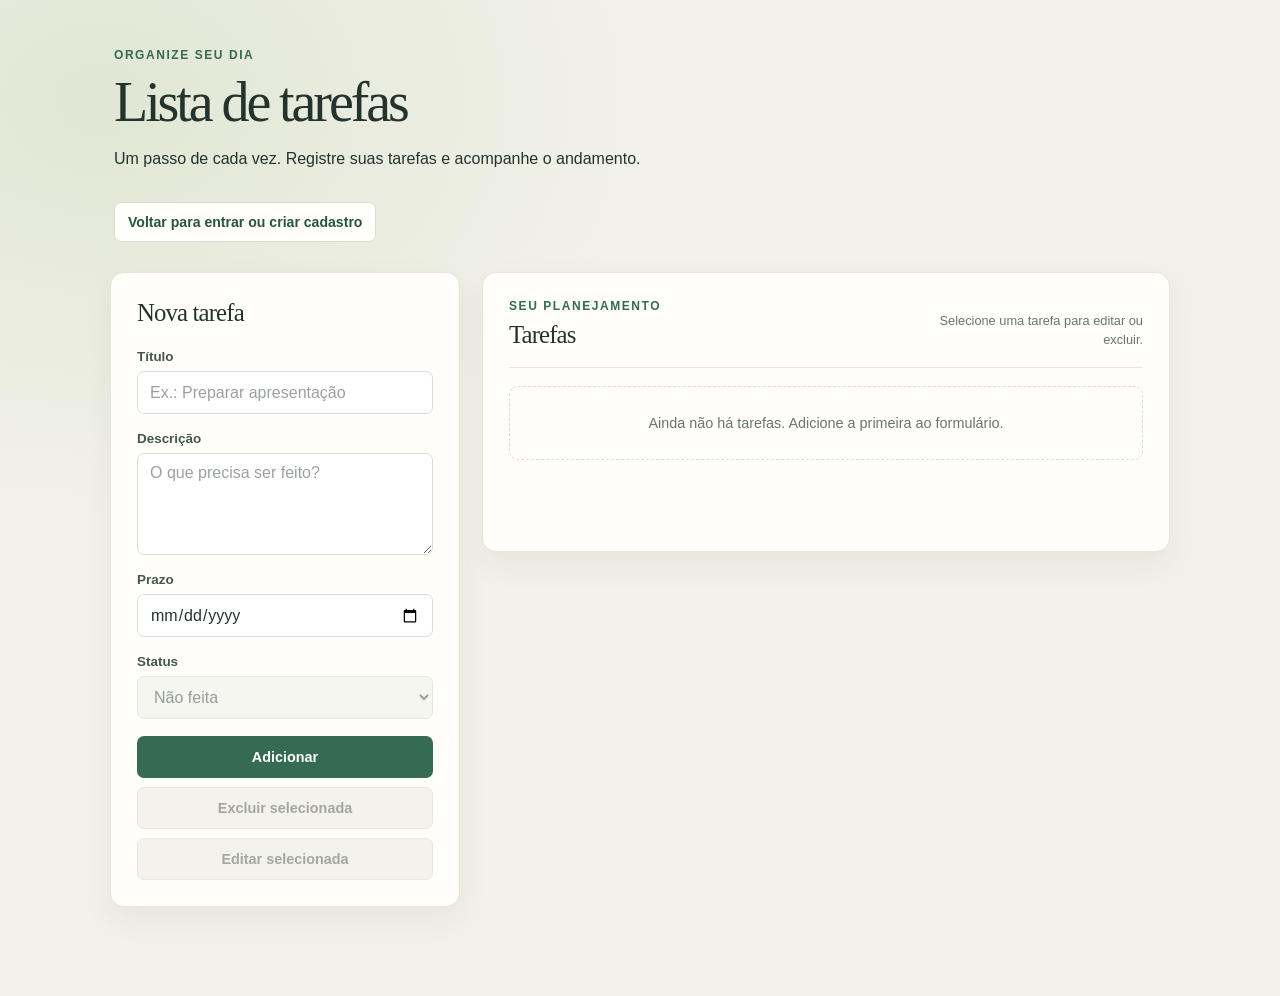
<file: to-do-list/index.html>
<!DOCTYPE html>
<html lang="pt-BR">
<head>
    <meta charset="UTF-8">
    <meta name="viewport" content="width=device-width, initial-scale=1.0">
    <title>Lista de tarefas</title>
    <link rel="stylesheet" href="src/style.css">
    <script src="src/script.js" defer></script>
</head>
<body class="pagina-tarefas">
    <main class="painel-tarefas">
        <header class="cabecalho-pagina">
            <p class="sobretitulo">Organize seu dia</p>
            <h1>Lista de tarefas</h1>
            <p>Um passo de cada vez. Registre suas tarefas e acompanhe o andamento.</p>
            <a class="link-pagina" href="cadastro.html">Voltar para entrar ou criar cadastro</a>
        </header>

        <div class="conteudo-tarefas">
            <form id="form-tarefa" class="formulario-tarefa" onsubmit="salvarTarefa(event)">
                <h2 class="titulo-secao">Nova tarefa</h2>
                <label class="rotulo-campo" for="tarefa">Título</label>
                <input class="campo-tarefa" type="text" id="tarefa" placeholder="Ex.: Preparar apresentação" required>

                <label class="rotulo-campo" for="descricao">Descrição</label>
                <textarea class="campo-tarefa campo-descricao" id="descricao" placeholder="O que precisa ser feito?" required></textarea>

                <label class="rotulo-campo" for="prazo">Prazo</label>
                <input class="campo-tarefa" type="date" id="prazo" required>

                <label class="rotulo-campo" for="status">Status</label>
                <select class="campo-tarefa" id="status" disabled>
                    <option value="PENDENTE">Não feita</option>
                    <option value="EM_ANDAMENTO">Em andamento</option>
                    <option value="CONCLUIDA">Concluída</option>
                </select>

                <div class="acoes-formulario">
                    <button class="botao-tarefa botao-principal" type="submit">Adicionar</button>
                    <button class="botao-tarefa botao-secundario" type="button" id="cancelar-edicao" onclick="terminarEdicao()" hidden>Cancelar edição</button>
                    <button class="botao-tarefa botao-perigo" type="button" id="remover-tarefa" onclick="removerTarefa()" disabled>Excluir selecionada</button>
                    <button class="botao-tarefa botao-secundario" type="button" id="editar-tarefa" onclick="editarTarefa()" disabled>Editar selecionada</button>
                </div>
            </form>

            <section class="painel-lista" aria-labelledby="titulo-lista">
                <header class="cabecalho-lista">
                    <div>
                        <p class="sobretitulo">Seu planejamento</p>
                        <h2 class="titulo-secao" id="titulo-lista">Tarefas</h2>
                    </div>
                    <p class="instrucao-lista">Selecione uma tarefa para editar ou excluir.</p>
                </header>
                <ul id="lista-tarefas" class="lista-tarefas" aria-label="Lista de tarefas"></ul>
            </section>
        </div>
    </main>
</body>
</html>
</file>
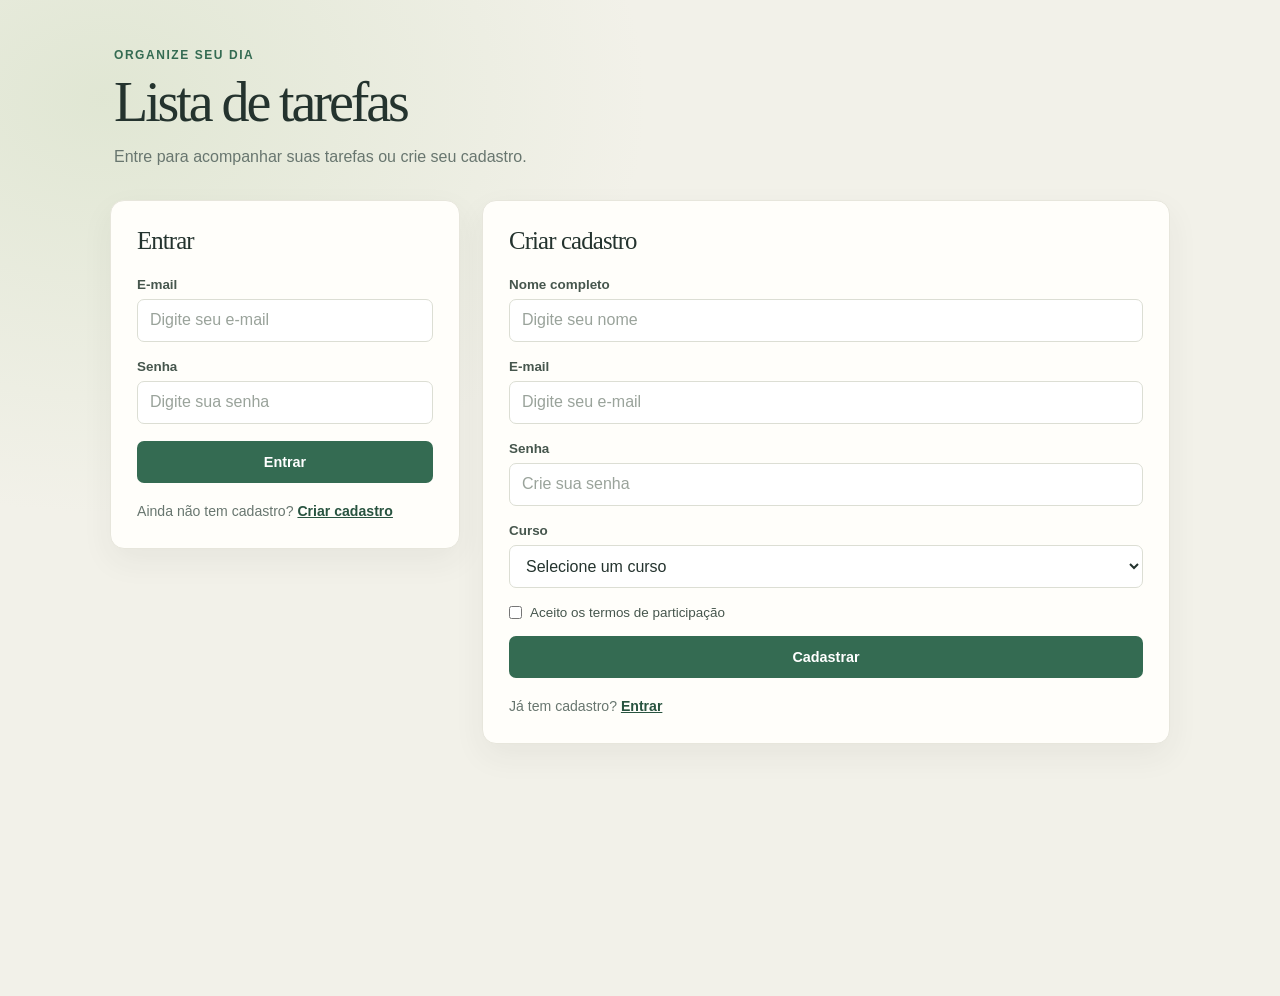
<file: to-do-list/cadastro.html>
<!DOCTYPE html>
<html lang="pt-BR">
<head>
    <meta charset="UTF-8">
    <meta name="viewport" content="width=device-width, initial-scale=1.0">
    <title>Acesso | Lista de tarefas</title>
    <link rel="stylesheet" href="src/style.css">
    <script src="src/login.js" defer></script>
</head>
<body class="pagina-tarefas">
    <main class="painel-tarefas">
        <header class="cabecalho-pagina">
            <p class="sobretitulo">Organize seu dia</p>
            <h1>Lista de tarefas</h1>
            <p>Entre para acompanhar suas tarefas ou crie seu cadastro.</p>
        </header>

        <div class="conteudo-tarefas">
            <form id="form-login" class="formulario-tarefa" onsubmit="return validarLogin(event)">
                <h2 class="titulo-secao">Entrar</h2>
                <label class="rotulo-campo" for="login-email">E-mail</label>
                <input class="campo-tarefa" type="email" id="login-email" placeholder="Digite seu e-mail" required>

                <label class="rotulo-campo" for="login-senha">Senha</label>
                <input class="campo-tarefa" type="password" id="login-senha" name="senha" placeholder="Digite sua senha" required>

                <div class="acoes-formulario">
                    <button class="botao-tarefa botao-principal" type="submit">Entrar</button>
                </div>
                <p class="texto-apoio">Ainda não tem cadastro? <a href="#form-cadastro">Criar cadastro</a></p>
            </form>

            <form id="form-cadastro" class="formulario-tarefa" onsubmit="cadastrarUsuario(event)">
                <h2 class="titulo-secao">Criar cadastro</h2>
                <label class="rotulo-campo" for="nome">Nome completo</label>
                <input class="campo-tarefa" type="text" id="nome" name="nome" placeholder="Digite seu nome" required>

                <label class="rotulo-campo" for="cadastro-email">E-mail</label>
                <input class="campo-tarefa" type="email" id="cadastro-email" name="email" placeholder="Digite seu e-mail" required>

                <label class="rotulo-campo" for="cadastro-senha">Senha</label>
                <input class="campo-tarefa" type="password" name="senha" id="cadastro-senha" placeholder="Crie sua senha" required>

                <label class="rotulo-campo" for="curso">Curso</label>
                <select class="campo-tarefa" name="curso" id="curso" required>
                    <option value="">Selecione um curso</option>
                    <option value="DS">Desenvolvimento de Sistemas</option>
                    <option value="RC">Redes de Computadores</option>
                    <option value="II">Informática para Internet</option>
                </select>

                <label class="rotulo-termos" for="termos">
                    <input type="checkbox" id="termos" name="termos" required>
                    Aceito os termos de participação
                </label>

                <div class="acoes-formulario">
                    <button class="botao-tarefa botao-principal" type="submit">Cadastrar</button>
                </div>
                <p class="texto-apoio">Já tem cadastro? <a href="#form-login">Entrar</a></p>
            </form>
        </div>
    </main>
</body>
</html>
</file>
<file: to-do-list/src/style.css>
.pagina-tarefas {
    --tinta: #24332e;
    --tinta-suave: #68766f;
    --papel: #fffefa;
    --linha: #e7e6dc;
    --verde: #346b52;
    --verde-escuro: #28533f;
    --fundo: #f2f1e9;
    min-height: 100vh;
    margin: 0;
    padding: 48px 24px;
    background:
        radial-gradient(ellipse at 8% 10%, rgba(210, 222, 194, 0.55), transparent 34rem),
        var(--fundo);
    color: var(--tinta);
    font-family: "Segoe UI", Arial, sans-serif;
}

.pagina-tarefas *,
.pagina-tarefas *::before,
.pagina-tarefas *::after {
    box-sizing: border-box;
}

.painel-tarefas {
    width: min(1060px, 100%);
    margin: 0 auto;
}

.cabecalho-pagina {
    max-width: 610px;
    margin: 0 0 30px 4px;
}

.link-pagina {
    display: inline-flex;
    align-items: center;
    min-height: 40px;
    margin-top: 18px;
    padding: 9px 13px;
    border: 1px solid #d9ddd3;
    border-radius: 7px;
    background: var(--papel);
    color: var(--verde-escuro);
    font-size: 0.88rem;
    font-weight: 700;
    text-decoration: none;
}

.link-pagina:hover {
    border-color: #aebcaf;
    background: #f5f7f1;
}

.link-pagina:focus-visible,
.texto-apoio a:focus-visible {
    outline: 3px solid rgba(52, 107, 82, 0.28);
    outline-offset: 2px;
}

.sobretitulo {
    margin: 0 0 8px;
    color: var(--verde);
    font-size: 0.75rem;
    font-weight: 750;
    letter-spacing: 0.13em;
    text-transform: uppercase;
}

.cabecalho-pagina h1 {
    margin: 0;
    font-family: Georgia, "Times New Roman", serif;
    font-size: clamp(2.2rem, 5vw, 3.5rem);
    font-weight: 500;
    letter-spacing: -0.055em;
}

.cabecalho-pagina > p:last-child {
    margin: 10px 0 0;
    color: var(--tinta-suave);
    font-size: 1rem;
    line-height: 1.6;
}

.conteudo-tarefas {
    display: grid;
    grid-template-columns: minmax(280px, 350px) minmax(0, 1fr);
    align-items: start;
    gap: 22px;
}

.formulario-tarefa,
.painel-lista {
    min-width: 0;
    border: 1px solid var(--linha);
    border-radius: 14px;
    background: var(--papel);
    box-shadow: 0 12px 32px rgba(49, 57, 43, 0.06);
}

.formulario-tarefa {
    padding: 26px;
}

.titulo-secao {
    margin: 0;
    font-family: Georgia, "Times New Roman", serif;
    font-size: 1.55rem;
    font-weight: 500;
    letter-spacing: -0.035em;
}

.formulario-tarefa > .titulo-secao {
    margin-bottom: 22px;
}

.texto-apoio {
    margin: 18px 0 0;
    color: var(--tinta-suave);
    font-size: 0.88rem;
    line-height: 1.5;
}

.texto-apoio a {
    color: var(--verde-escuro);
    font-weight: 700;
}

.rotulo-termos {
    display: flex;
    align-items: center;
    gap: 8px;
    margin: 0 0 16px;
    color: #46564d;
    font-size: 0.84rem;
}

.rotulo-termos input {
    margin: 0;
    accent-color: var(--verde);
}

.rotulo-campo {
    display: block;
    margin: 0 0 7px;
    color: #46564d;
    font-size: 0.84rem;
    font-weight: 700;
}

.campo-tarefa {
    display: block;
    width: 100%;
    min-height: 43px;
    margin: 0 0 17px;
    padding: 10px 12px;
    border: 1px solid #dcded4;
    border-radius: 7px;
    outline: none;
    background: #fff;
    color: var(--tinta);
    font: inherit;
    transition: border-color 150ms ease, box-shadow 150ms ease;
}

.campo-tarefa::placeholder {
    color: #9aa39b;
}

.campo-tarefa:focus {
    border-color: var(--verde);
    box-shadow: 0 0 0 3px rgba(52, 107, 82, 0.12);
}

.campo-tarefa:disabled {
    background: #f3f3ed;
    color: var(--tinta-suave);
    cursor: not-allowed;
}

.campo-descricao {
    min-height: 102px;
    resize: vertical;
}

.acoes-formulario {
    display: grid;
    gap: 9px;
    margin-top: 4px;
}

.botao-tarefa {
    min-height: 42px;
    padding: 10px 14px;
    border: 1px solid transparent;
    border-radius: 7px;
    cursor: pointer;
    font: inherit;
    font-size: 0.9rem;
    font-weight: 700;
    transition: background-color 140ms ease, border-color 140ms ease, color 140ms ease;
}

.botao-tarefa:focus-visible,
.pagina-tarefas input:focus-visible,
.pagina-tarefas .campo-tarefa:focus-visible {
    outline: 3px solid rgba(52, 107, 82, 0.28);
    outline-offset: 2px;
}

.botao-principal {
    background: var(--verde);
    color: #fff;
}

.botao-principal:hover {
    background: var(--verde-escuro);
}

.botao-secundario {
    border-color: #d9ddd3;
    background: #fff;
    color: #425249;
}

.botao-secundario:hover:not(:disabled) {
    border-color: #aebcaf;
    background: #f5f7f1;
}

.botao-perigo {
    border-color: #ead8d0;
    background: #fffaf8;
    color: #95513f;
}

.botao-perigo:hover:not(:disabled) {
    background: #f9eee9;
}

.botao-tarefa:disabled {
    border-color: #e7e6df;
    background: #f3f2ed;
    box-shadow: none;
    color: #a4a69f;
    cursor: not-allowed;
}

.botao-tarefa[hidden] {
    display: none;
}

.painel-lista {
    min-height: 280px;
    padding: 26px;
}

.cabecalho-lista {
    display: flex;
    align-items: end;
    justify-content: space-between;
    gap: 18px;
    padding-bottom: 18px;
    border-bottom: 1px solid var(--linha);
}

.instrucao-lista {
    max-width: 210px;
    margin: 0;
    color: var(--tinta-suave);
    font-size: 0.8rem;
    line-height: 1.5;
    text-align: right;
}

.lista-tarefas {
    display: grid;
    gap: 12px;
    margin: 18px 0 0;
    padding: 0;
    list-style: none;
}

.lista-tarefas:empty::before {
    display: block;
    padding: 28px 16px;
    border: 1px dashed #d9ddd2;
    border-radius: 9px;
    color: var(--tinta-suave);
    content: "Ainda não há tarefas. Adicione a primeira ao formulário.";
    font-size: 0.9rem;
    text-align: center;
}

.cartao-tarefa {
    padding: 18px;
    border: 1px solid #e6e6dd;
    border-left: 4px solid #acb5a8;
    border-radius: 9px;
    background: #fff;
}

.cartao-tarefa[data-status="PENDENTE"] {
    border-left-color: #c4473a;
}

.cartao-tarefa[data-status="EM_ANDAMENTO"] {
    border-left-color: #c38a42;
}

.cartao-tarefa[data-status="CONCLUIDA"] {
    border-left-color: var(--verde);
    background: #fbfdf9;
}

.selecao-tarefa {
    display: inline-flex;
    align-items: center;
    gap: 7px;
    margin-bottom: 11px;
    color: var(--tinta-suave);
    cursor: pointer;
    font-size: 0.78rem;
}

.radio-selecao,
.radio-status {
    margin: 0;
    accent-color: var(--verde);
}

.titulo-tarefa {
    display: block;
    color: var(--tinta);
    font-family: Georgia, "Times New Roman", serif;
    font-size: 1.2rem;
    font-weight: 600;
}

.descricao-tarefa {
    margin: 7px 0 13px;
    color: #56645b;
    font-size: 0.9rem;
    line-height: 1.55;
    white-space: pre-wrap;
}

.datas-tarefa {
    display: flex;
    flex-wrap: wrap;
    gap: 6px 18px;
    color: var(--tinta-suave);
    font-size: 0.76rem;
}

.checklist-status {
    display: flex;
    flex-wrap: wrap;
    gap: 8px 15px;
    margin: 14px 0 0;
    padding: 10px 12px 12px;
    border: 1px solid #e6e7de;
    border-radius: 7px;
}

.checklist-status legend {
    padding: 0 5px;
    color: #536057;
    font-size: 0.75rem;
    font-weight: 700;
}

.opcao-status {
    display: inline-flex;
    align-items: center;
    gap: 6px;
    margin: 0;
    color: #536057;
    cursor: pointer;
    font-size: 0.76rem;
}

@media (max-width: 760px) {
    .pagina-tarefas {
        padding: 30px 16px;
    }

    .conteudo-tarefas {
        grid-template-columns: minmax(0, 1fr);
    }

    .formulario-tarefa,
    .painel-lista {
        padding: 21px;
    }
}

@media (max-width: 460px) {
    .cabecalho-lista {
        align-items: start;
        flex-direction: column;
    }

    .instrucao-lista {
        max-width: none;
        text-align: left;
    }

    .checklist-status {
        gap: 10px;
    }
}

@media (prefers-reduced-motion: reduce) {
    .pagina-tarefas *,
    .pagina-tarefas *::before,
    .pagina-tarefas *::after {
        scroll-behavior: auto !important;
        transition-duration: 0.01ms !important;
    }
}
</file>
